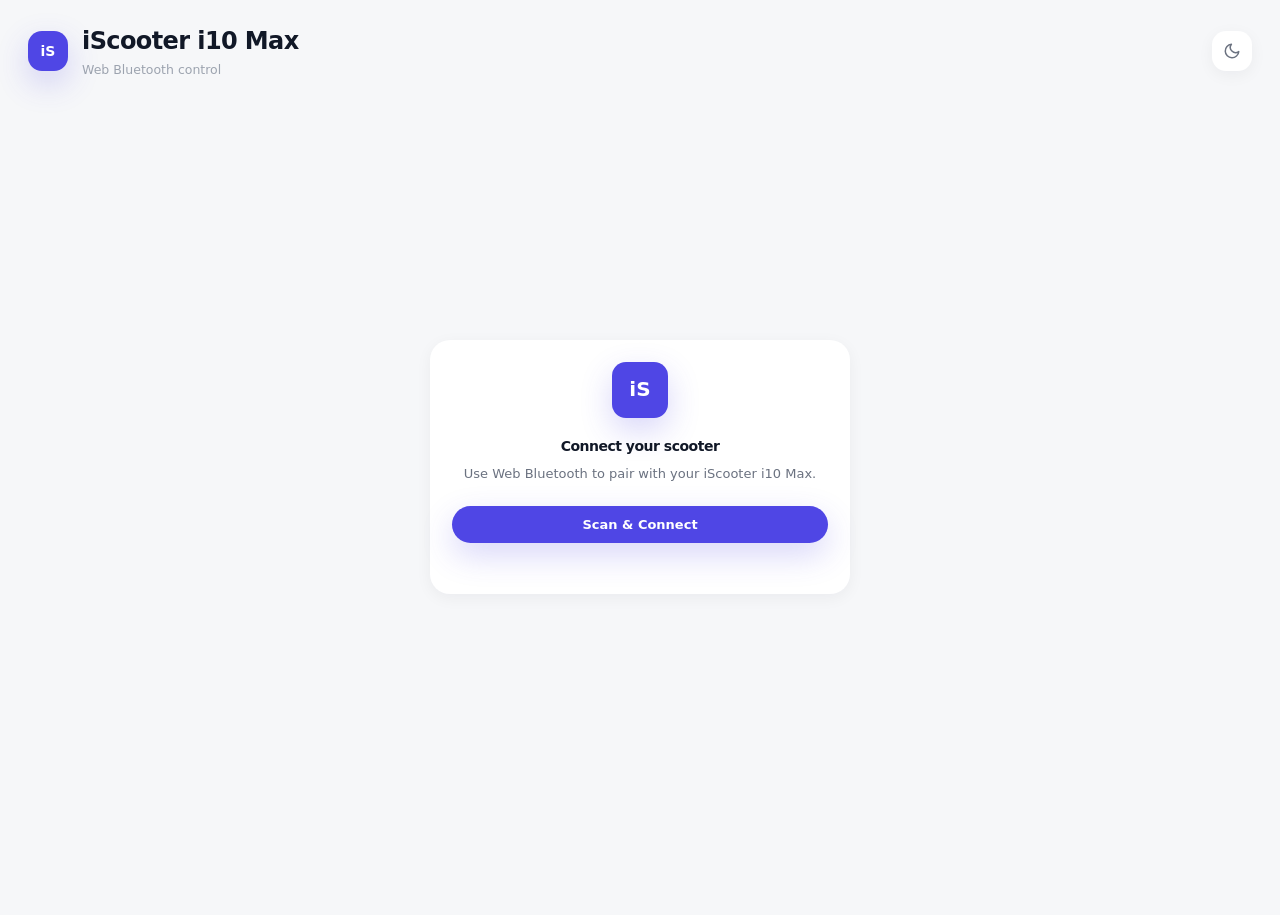
<file: frontend/index.html>
<!DOCTYPE html>
<html lang="en">
<head>
  <meta charset="UTF-8">
  <meta name="viewport" content="width=device-width, initial-scale=1.0">
  <link rel="icon" type="image/svg+xml" href="favicon.svg">
  <link rel="apple-touch-icon" sizes="180x180" href="apple-touch-icon.png">
  <title>iScooter i10 Max — BLE Control</title>
  <script>
    (function () {
      var t = localStorage.getItem('theme');
      if (t === 'dark' || (!t && matchMedia('(prefers-color-scheme: dark)').matches))
        document.documentElement.classList.add('dark');
    })();
  </script>
  <link rel="stylesheet" href="styles.css">
</head>
<body>
  <div class="app" id="app">
    <header class="topbar">
      <div class="logo">iS</div>
      <div class="brand">
        <h1>iScooter i10 Max</h1>
        <p>Web Bluetooth control</p>
      </div>
      <div class="topbar-actions">
        <div class="nav-connection" id="nav-connection" hidden>
          <span class="nav-connection-dot" aria-hidden="true"></span>
          <span class="nav-connection-name" id="session-device-name">Scooter</span>
          <button type="button" class="btn ghost nav-disconnect" id="disconnect-btn">Disconnect</button>
        </div>
        <button type="button" class="icon-btn" id="theme-toggle" aria-label="Toggle theme" title="Toggle theme">
          <svg class="icon-moon" viewBox="0 0 24 24" fill="none" stroke="currentColor" stroke-width="2" stroke-linecap="round" stroke-linejoin="round" aria-hidden="true">
            <path d="M21 12.79A9 9 0 1 1 11.21 3 7 7 0 0 0 21 12.79z"/>
          </svg>
          <svg class="icon-sun" viewBox="0 0 24 24" fill="none" stroke="currentColor" stroke-width="2" stroke-linecap="round" stroke-linejoin="round" aria-hidden="true">
            <circle cx="12" cy="12" r="4"/>
            <path d="M12 2v2M12 20v2M4.93 4.93l1.41 1.41M17.66 17.66l1.41 1.41M2 12h2M20 12h2M4.93 19.07l1.41-1.41M17.66 6.34l1.41-1.41"/>
          </svg>
        </button>
      </div>
    </header>

    <!-- Hidden: kept for auth password default / save -->
    <input type="hidden" id="auth-password" value="000000">

    <section class="welcome" id="welcome-view">
      <div class="welcome-card card">
        <div class="welcome-logo">iS</div>
        <h2>Connect your scooter</h2>
        <p>Use Web Bluetooth to pair with your iScooter i10 Max.</p>
        <button type="button" class="btn primary welcome-btn" id="scan-btn">Scan &amp; Connect</button>
        <p class="welcome-status" id="device-info"></p>
      </div>
    </section>

    <div class="session" id="session-view" hidden>
      <section class="card" id="status-panel">
        <div class="card-head">
          <div>
            <h2>Live status</h2>
            <p class="card-sub">Tap a colored tile to change it</p>
          </div>
        </div>
        <div class="status-grid">
          <div class="status-item feature">
            <span class="label">Speed</span>
            <span class="value" id="status-speed">--</span><span class="unit">km/h</span>
          </div>
          <div class="status-item">
            <span class="label">Battery</span>
            <span class="value" id="status-battery">--</span><span class="unit">%</span>
          </div>
          <button type="button" class="status-item status-action" id="mode-toggle-btn" disabled>
            <span class="status-action-top">
              <span class="status-icon" id="mode-icon" aria-hidden="true"></span>
              <span class="label">Mode</span>
            </span>
            <span class="value" id="status-mode">--</span>
            <span class="btn-spinner" id="mode-spinner" hidden></span>
          </button>
          <div class="status-item">
            <span class="label">Light</span>
            <span class="value" id="status-light">--</span>
          </div>
          <button type="button" class="status-item status-action" id="cruise-toggle-btn" disabled>
            <span class="status-action-top">
              <span class="status-icon" id="cruise-icon" aria-hidden="true"></span>
              <span class="label">Cruise</span>
            </span>
            <span class="value" id="status-cruise">--</span>
            <span class="btn-spinner" id="cruise-spinner" hidden></span>
          </button>
          <button type="button" class="status-item status-action" id="start-toggle-btn" disabled>
            <span class="status-action-top">
              <span class="status-icon" id="start-icon" aria-hidden="true"></span>
              <span class="label">Start mode</span>
            </span>
            <span class="value" id="status-start">--</span>
            <span class="btn-spinner" id="start-spinner" hidden></span>
          </button>
          <button type="button" class="status-item status-action" id="unit-toggle-btn" disabled>
            <span class="status-action-top">
              <span class="status-icon" id="unit-icon" aria-hidden="true"></span>
              <span class="label">Unit</span>
            </span>
            <span class="value" id="status-unit">--</span>
            <span class="btn-spinner" id="unit-spinner" hidden></span>
          </button>
          <button type="button" class="status-item status-action" id="lock-toggle-btn" disabled>
            <span class="status-action-top">
              <span class="status-icon" id="lock-icon" aria-hidden="true"></span>
              <span class="label">Lock</span>
            </span>
            <span class="value" id="status-lock">--</span>
            <span class="btn-spinner" id="lock-spinner" hidden></span>
          </button>
          <div class="status-item">
            <span class="label">Trip</span>
            <span class="value" id="status-trip">--</span><span class="unit">km</span>
          </div>
          <div class="status-item">
            <span class="label">ODO</span>
            <span class="value" id="status-odo">--</span><span class="unit">km</span>
          </div>
          <div class="status-item">
            <span class="label">Version</span>
            <span class="value" id="status-version">--</span>
          </div>
        </div>
      </section>

      <div class="grid-2">
        <section class="card" id="command-panel">
          <div class="card-head">
            <div>
              <h2>Commands</h2>
              <p class="card-sub">Send control frames to the scooter</p>
            </div>
          </div>

          <div class="cmd-group">
            <div class="cmd-label">Light</div>
            <div class="btn-row">
              <button type="button" class="btn ghost" id="light-on-btn">Light on</button>
              <button type="button" class="btn ghost" id="light-off-btn">Light off</button>
            </div>
          </div>

          <div class="divider"></div>

          <div class="cmd-group">
            <div class="cmd-label">Speed limit</div>
            <div class="field-row">
              <div class="field">
                <label for="gear">Gear</label>
                <input type="number" id="gear" min="1" max="3" value="3">
              </div>
              <div class="field">
                <label for="speed-limit">Limit (km/h)</label>
                <input type="number" id="speed-limit" min="1" max="50" value="25">
              </div>
              <button type="button" class="btn ghost" id="set-speed-limit-btn">Set limit</button>
              <button type="button" class="btn ghost" id="get-speed-limit-btn">Get limit</button>
            </div>
          </div>

          <div class="divider"></div>

          <div class="cmd-group">
            <div class="cmd-label">Password</div>
            <div class="field-row">
              <div class="field">
                <label for="new-password">New password</label>
                <input type="text" id="new-password" placeholder="123456" autocomplete="off">
              </div>
              <button type="button" class="btn ghost" id="change-pwd-btn">Change password</button>
            </div>
            <div class="field-row" style="margin-top: 10px;">
              <div class="field">
                <label for="auth-password-edit">Auth password</label>
                <input type="text" id="auth-password-edit" value="000000" autocomplete="off">
              </div>
              <button type="button" class="btn ghost" id="save-pwd-btn">Save default</button>
            </div>
          </div>
        </section>

        <section class="card collapsed" id="messages-panel">
          <div class="card-head">
            <div>
              <h2>Received messages</h2>
              <p class="card-sub">Protocol log</p>
            </div>
            <button type="button" class="icon-btn collapse-btn" id="messages-collapse-btn" aria-expanded="false" aria-controls="messages-body" title="Expand">
              <svg viewBox="0 0 24 24" fill="none" stroke="currentColor" stroke-width="2" stroke-linecap="round" stroke-linejoin="round" aria-hidden="true">
                <path d="m6 9 6 6 6-6"/>
              </svg>
            </button>
          </div>
          <div class="collapse-body" id="messages-body">
            <div class="log-toolbar">
              <label class="check">
                <input type="checkbox" id="log-record-chk" checked>
                Record
              </label>
              <button type="button" class="btn ghost" id="log-clear-btn">Clear</button>
            </div>
            <pre id="messages"></pre>
          </div>
        </section>
      </div>
    </div>
  </div>

  <div id="toast" class="toast" hidden role="status" aria-live="polite"></div>

  <div id="auth-error-modal" class="modal">
    <form class="modal-content" id="auth-retry-form">
      <div class="bubble">!</div>
      <h3>Authentication failed</h3>
      <p>Incorrect password.<br>Enter the correct password to retry.</p>
      <input type="text" id="retry-password" name="password" placeholder="Password" autocomplete="off">
      <div class="modal-actions">
        <button type="submit" class="btn primary" id="retry-auth-btn">Retry</button>
        <button type="button" class="btn ghost" id="cancel-auth-btn">Cancel</button>
      </div>
    </form>
  </div>

  <script src="script.js"></script>
</body>
</html>
</file>
<file: frontend/styles.css>
:root {
  --indigo: #4F46E5;
  --indigo-hover: #4338CA;
  --indigo-soft: #EEF2FF;
  --indigo-100: #E0E7FF;
  --white: #FFFFFF;
  --bg: #F6F7F9;
  --g100: #F3F4F6;
  --g200: #E5E7EB;
  --g300: #D1D5DB;
  --g400: #9CA3AF;
  --g500: #6B7280;
  --g700: #374151;
  --g900: #111827;
  --green: #059669;
  --green-soft: #ECFDF5;
  --red: #DC2626;
  --red-soft: #FEF2F2;
  --amber: #D97706;
  --amber-soft: #FFFBEB;
  --r-card: 20px;
  --r-ctrl: 14px;
  --r-pill: 999px;
  --sh-card: 0 4px 16px rgba(17, 24, 39, 0.05);
  --sh-hover: 0 8px 24px rgba(17, 24, 39, 0.09);
  --sh-pop: 0 12px 32px rgba(79, 70, 229, 0.22);
  --font: 'Segoe UI', system-ui, -apple-system, 'Inter', sans-serif;
}

.dark {
  --indigo: #6366F1;
  --indigo-hover: #818CF8;
  --indigo-soft: #1E1B4B;
  --indigo-100: #312E81;
  --white: #1C1F26;
  --bg: #0F1115;
  --g100: #252830;
  --g200: #2E323C;
  --g300: #3D424E;
  --g400: #8B92A0;
  --g500: #9CA3AF;
  --g700: #D1D5DB;
  --g900: #F3F4F6;
  --green: #34D399;
  --green-soft: #064E3B;
  --red: #F87171;
  --red-soft: #450A0A;
  --amber: #FBBF24;
  --amber-soft: #78350F;
  --sh-card: 0 4px 16px rgba(0, 0, 0, 0.40);
  --sh-hover: 0 8px 24px rgba(0, 0, 0, 0.55);
  --sh-pop: 0 12px 32px rgba(99, 102, 241, 0.35);
}

* {
  margin: 0;
  padding: 0;
  box-sizing: border-box;
}

body {
  font-family: var(--font);
  background: var(--bg);
  color: var(--g900);
  font-size: 14px;
  line-height: 1.45;
  min-height: 100vh;
}

button {
  font-family: inherit;
  border: none;
  cursor: pointer;
  background: none;
}

.app {
  max-width: 1600px;
  margin: 0 auto;
  padding: 24px 28px 48px;
}

/* Welcome (disconnected) */
.welcome {
  display: flex;
  justify-content: center;
  align-items: center;
  min-height: calc(100vh - 140px);
  padding: 24px 0 48px;
}

.welcome[hidden],
.session[hidden] {
  display: none !important;
}

.welcome-card {
  width: 100%;
  max-width: 420px;
  text-align: center;
  padding: 36px 32px;
  margin-bottom: 0;
}

.welcome-logo {
  width: 56px;
  height: 56px;
  border-radius: var(--r-ctrl);
  background: var(--indigo);
  color: #fff;
  display: flex;
  align-items: center;
  justify-content: center;
  font-weight: 800;
  font-size: 20px;
  margin: 0 auto 18px;
  box-shadow: var(--sh-pop);
}

.welcome-card h2 {
  font-size: 22px;
  font-weight: 750;
  letter-spacing: -0.5px;
  margin-bottom: 8px;
}

.welcome-card > p {
  font-size: 13px;
  color: var(--g500);
  margin-bottom: 22px;
  line-height: 1.5;
}

.welcome-btn {
  width: 100%;
  justify-content: center;
  padding: 13px 22px;
}

.welcome-status {
  margin-top: 14px;
  margin-bottom: 0 !important;
  min-height: 1.2em;
  font-size: 13px;
  font-weight: 600;
  color: var(--indigo);
}

/* Top bar */
.topbar {
  display: flex;
  align-items: center;
  gap: 14px;
  margin-bottom: 28px;
}

.logo {
  width: 40px;
  height: 40px;
  border-radius: var(--r-ctrl);
  background: var(--indigo);
  color: #fff;
  display: flex;
  align-items: center;
  justify-content: center;
  font-weight: 800;
  font-size: 14px;
  flex-shrink: 0;
  box-shadow: var(--sh-pop);
}

.brand {
  display: flex;
  flex-direction: column;
  gap: 2px;
  min-width: 0;
}

.brand h1 {
  font-size: 24px;
  font-weight: 750;
  letter-spacing: -0.6px;
  color: var(--g900);
}

.brand p {
  font-size: 12.5px;
  color: var(--g400);
  font-weight: 500;
}

.topbar-actions {
  margin-left: auto;
  display: flex;
  align-items: center;
  gap: 10px;
}

.nav-connection {
  display: flex;
  align-items: center;
  gap: 10px;
  background: var(--white);
  border-radius: var(--r-pill);
  padding: 5px 5px 5px 14px;
  box-shadow: var(--sh-card);
  max-width: min(360px, 50vw);
}

.nav-connection[hidden] {
  display: none !important;
}

.nav-connection-dot {
  width: 8px;
  height: 8px;
  border-radius: 50%;
  background: var(--green);
  flex-shrink: 0;
}

.nav-connection-name {
  font-size: 13px;
  font-weight: 600;
  color: var(--g900);
  white-space: nowrap;
  overflow: hidden;
  text-overflow: ellipsis;
  min-width: 0;
}

.nav-disconnect {
  padding: 8px 14px;
  flex-shrink: 0;
}

@media (max-width: 600px) {
  .nav-connection-name {
    max-width: 90px;
  }
}

.icon-btn {
  width: 40px;
  height: 40px;
  border-radius: var(--r-ctrl);
  background: var(--white);
  box-shadow: var(--sh-card);
  display: flex;
  align-items: center;
  justify-content: center;
  color: var(--g500);
  transition: 0.15s;
}

.icon-btn:hover {
  box-shadow: var(--sh-hover);
  color: var(--g900);
}

.icon-btn svg {
  width: 18px;
  height: 18px;
}

.icon-btn .icon-sun {
  display: none;
}

.dark .icon-btn .icon-moon {
  display: none;
}

.dark .icon-btn .icon-sun {
  display: block;
}

/* Cards */
.card {
  background: var(--white);
  border-radius: var(--r-card);
  padding: 22px;
  box-shadow: var(--sh-card);
  transition: 0.15s;
  margin-bottom: 16px;
}

.card:hover {
  box-shadow: var(--sh-hover);
}

.card-head {
  display: flex;
  align-items: center;
  justify-content: space-between;
  gap: 12px;
  margin-bottom: 16px;
}

.card h2 {
  font-size: 14px;
  font-weight: 700;
  color: var(--g900);
}

.card-sub {
  font-size: 12.5px;
  color: var(--g400);
  font-weight: 500;
}

/* Buttons */
.btn {
  display: inline-flex;
  align-items: center;
  justify-content: center;
  gap: 6px;
  padding: 11px 20px;
  border-radius: var(--r-pill);
  font-size: 13px;
  font-weight: 600;
  transition: 0.15s;
  color: var(--g700);
}

.btn.primary {
  background: var(--indigo);
  color: #fff;
  box-shadow: var(--sh-pop);
}

.btn.primary:hover {
  background: var(--indigo-hover);
}

.btn.ghost {
  background: var(--white);
  color: var(--g700);
  box-shadow: var(--sh-card);
}

.btn.ghost:hover {
  box-shadow: var(--sh-hover);
  color: var(--g900);
}

.btn.danger {
  background: var(--red-soft);
  color: var(--red);
}

.btn.danger:hover {
  filter: brightness(0.97);
}

.btn-row {
  display: flex;
  flex-wrap: wrap;
  gap: 8px;
}

/* Form bits */
label {
  font-size: 12.5px;
  color: var(--g500);
  font-weight: 500;
}

input[type="text"],
input[type="number"],
input[type="password"] {
  border: 1.5px solid var(--g200);
  border-radius: var(--r-ctrl);
  padding: 10px 14px;
  font: inherit;
  font-size: 12.5px;
  outline: none;
  transition: 0.15s;
  background: var(--white);
  color: var(--g900);
  width: 100%;
}

input[type="number"] {
  width: 72px;
}

input:focus {
  border-color: var(--indigo);
  box-shadow: 0 0 0 3px var(--indigo-soft);
}

.field {
  display: flex;
  flex-direction: column;
  gap: 6px;
}

.field-row {
  display: flex;
  flex-wrap: wrap;
  align-items: flex-end;
  gap: 10px;
}

.field-row .field {
  flex: 0 1 auto;
}

.divider {
  height: 1px;
  background: var(--g100);
  margin: 16px 0;
}

/* Device */
.device-actions {
  display: flex;
  flex-wrap: wrap;
  gap: 8px;
  margin-bottom: 14px;
}

#device-info {
  font-size: 13px;
  font-weight: 600;
  color: var(--indigo);
  min-height: 1.2em;
}

.auth-row {
  display: flex;
  flex-wrap: wrap;
  align-items: flex-end;
  gap: 10px;
}

.auth-row .field {
  flex: 0 0 140px;
}

/* Status grid */
.status-grid {
  display: grid;
  grid-template-columns: repeat(auto-fill, minmax(140px, 1fr));
  gap: 12px;
}

.status-item {
  background: var(--bg);
  border-radius: var(--r-ctrl);
  padding: 14px 16px;
  transition: 0.15s;
}

.status-item.feature {
  background: var(--indigo);
  box-shadow: var(--sh-pop);
  grid-column: span 1;
}

.status-item .label {
  display: block;
  font-size: 12.5px;
  color: var(--g400);
  font-weight: 500;
  margin-bottom: 6px;
}

.status-item.feature .label {
  color: rgba(255, 255, 255, 0.65);
}

.status-item .value {
  font-size: 22px;
  font-weight: 750;
  letter-spacing: -0.8px;
  color: var(--g900);
}

.status-item.feature .value {
  color: #fff;
  font-size: 27px;
  letter-spacing: -1px;
}

.status-item .unit {
  font-size: 12px;
  color: var(--g400);
  font-weight: 500;
  margin-left: 2px;
}

.status-item.feature .unit {
  color: rgba(255, 255, 255, 0.65);
}

.status-item .value.on {
  color: var(--green);
}

.status-item .value.off {
  color: var(--g500);
}

.status-item .value.locked {
  color: var(--red);
}

.status-item .value.unlocked {
  color: var(--green);
}

.status-item .value.active {
  color: var(--indigo);
}

button.status-item.status-action {
  font: inherit;
  text-align: left;
  cursor: pointer;
  position: relative;
  border: none;
  width: 100%;
  transition: 0.15s;
  display: flex;
  flex-direction: column;
  align-items: flex-start;
  gap: 4px;
}

.status-action-top {
  display: flex;
  align-items: center;
  gap: 8px;
  width: 100%;
  margin-bottom: 2px;
}

.status-action-top .label {
  margin-bottom: 0;
}

.status-icon {
  width: 28px;
  height: 28px;
  border-radius: 10px;
  display: inline-flex;
  align-items: center;
  justify-content: center;
  flex-shrink: 0;
  background: var(--g100);
  color: var(--g500);
}

.status-icon svg {
  width: 15px;
  height: 15px;
  display: block;
}

button.status-item.status-action:hover:not(:disabled) {
  box-shadow: var(--sh-card);
}

button.status-item.status-action:disabled {
  cursor: not-allowed;
  opacity: 0.7;
}

button.status-item.status-action.busy {
  cursor: wait;
  opacity: 1;
}

button.status-item.status-action.tone-danger {
  background: var(--red-soft);
}
button.status-item.status-action.tone-danger .status-icon {
  background: rgba(220, 38, 38, 0.12);
  color: var(--red);
}
button.status-item.status-action.tone-danger .value {
  color: var(--red);
}

button.status-item.status-action.tone-ok {
  background: var(--green-soft);
}
button.status-item.status-action.tone-ok .status-icon {
  background: rgba(5, 150, 105, 0.12);
  color: var(--green);
}
button.status-item.status-action.tone-ok .value {
  color: var(--green);
}

button.status-item.status-action.tone-active {
  background: var(--indigo-soft);
}
button.status-item.status-action.tone-active .status-icon {
  background: rgba(79, 70, 229, 0.12);
  color: var(--indigo);
}
button.status-item.status-action.tone-active .value {
  color: var(--indigo);
}

button.status-item.status-action.tone-warn {
  background: var(--amber-soft);
}
button.status-item.status-action.tone-warn .status-icon {
  background: rgba(217, 119, 6, 0.14);
  color: var(--amber);
}
button.status-item.status-action.tone-warn .value {
  color: var(--amber);
}

button.status-item.status-action.tone-muted {
  background: var(--g100);
}
button.status-item.status-action.tone-muted .status-icon {
  background: var(--g200);
  color: var(--g500);
}
button.status-item.status-action.tone-muted .value {
  color: var(--g500);
}

button.status-item.status-action.tone-danger:hover:not(:disabled),
button.status-item.status-action.tone-ok:hover:not(:disabled),
button.status-item.status-action.tone-active:hover:not(:disabled),
button.status-item.status-action.tone-warn:hover:not(:disabled),
button.status-item.status-action.tone-muted:hover:not(:disabled) {
  filter: brightness(0.98);
}

button.status-item.status-action .btn-spinner {
  position: absolute;
  top: 12px;
  right: 12px;
}

.btn-spinner {
  width: 14px;
  height: 14px;
  border: 2px solid var(--g300);
  border-top-color: var(--indigo);
  border-radius: 50%;
  animation: spin 0.7s linear infinite;
  flex-shrink: 0;
}

@keyframes spin {
  to { transform: rotate(360deg); }
}

/* Toast */
.toast {
  position: fixed;
  left: 50%;
  bottom: 28px;
  transform: translateX(-50%) translateY(12px);
  z-index: 1100;
  min-width: 220px;
  max-width: min(420px, calc(100vw - 32px));
  padding: 12px 18px;
  border-radius: var(--r-pill);
  background: var(--white);
  color: var(--g900);
  box-shadow: var(--sh-hover);
  font-size: 13px;
  font-weight: 600;
  text-align: center;
  opacity: 0;
  pointer-events: none;
  transition: opacity 0.2s, transform 0.2s;
}

.toast.show {
  opacity: 1;
  transform: translateX(-50%) translateY(0);
  pointer-events: auto;
}

.toast.err {
  background: var(--red-soft);
  color: var(--red);
}

/* Command groups */
.cmd-group {
  margin-bottom: 14px;
}

.cmd-group:last-child {
  margin-bottom: 0;
}

.cmd-label {
  font-size: 11.5px;
  color: var(--g400);
  font-weight: 500;
  margin-bottom: 8px;
}

/* Messages */
.collapse-btn {
  flex-shrink: 0;
}

.collapse-btn svg {
  transition: transform 0.2s;
}

.card.collapsed .collapse-btn svg {
  transform: rotate(-90deg);
}

.card.collapsed .card-head {
  margin-bottom: 0;
}

.collapse-body {
  display: block;
}

.card.collapsed .collapse-body {
  display: none;
}

.log-toolbar {
  display: flex;
  align-items: center;
  gap: 12px;
  margin-bottom: 12px;
}

.check {
  display: inline-flex;
  align-items: center;
  gap: 8px;
  font-size: 12.5px;
  color: var(--g500);
  font-weight: 500;
  cursor: pointer;
  user-select: none;
}

.check input {
  accent-color: var(--indigo);
  width: 15px;
  height: 15px;
}

#messages {
  background: var(--bg);
  color: var(--g700);
  padding: 14px 16px;
  border-radius: var(--r-ctrl);
  min-height: 280px;
  max-height: 520px;
  overflow-y: auto;
  font-family: ui-monospace, 'SF Mono', Menlo, Consolas, monospace;
  font-size: 12px;
  line-height: 1.55;
  white-space: pre-wrap;
  word-break: break-word;
}

#messages-panel {
  display: flex;
  flex-direction: column;
}

#messages-panel #messages {
  flex: 1;
}

/* Modal */
.modal {
  display: none;
  position: fixed;
  z-index: 1000;
  inset: 0;
  background: rgba(17, 24, 39, 0.35);
  justify-content: center;
  align-items: center;
  padding: 20px;
}

.dark .modal {
  background: rgba(0, 0, 0, 0.55);
}

.modal-content {
  background: var(--white);
  padding: 28px;
  width: 100%;
  max-width: 360px;
  border-radius: var(--r-card);
  box-shadow: var(--sh-hover);
  text-align: center;
}

.modal-content .bubble {
  width: 48px;
  height: 48px;
  border-radius: var(--r-ctrl);
  background: var(--red-soft);
  color: var(--red);
  display: flex;
  align-items: center;
  justify-content: center;
  margin: 0 auto 14px;
  font-size: 20px;
  font-weight: 700;
}

.modal-content h3 {
  font-size: 16px;
  font-weight: 700;
  color: var(--g900);
  margin-bottom: 8px;
}

.modal-content p {
  font-size: 13px;
  color: var(--g500);
  margin-bottom: 16px;
  line-height: 1.5;
}

.modal-content input {
  margin-bottom: 16px;
  text-align: center;
  max-width: 160px;
}

.modal-actions {
  display: flex;
  justify-content: center;
  gap: 8px;
}

/* Layout helpers */
.grid-2 {
  display: grid;
  grid-template-columns: 1fr 1.9fr;
  gap: 16px;
  margin-bottom: 16px;
}

.grid-2 > .card {
  margin-bottom: 0;
}

@media (max-width: 1000px) {
  .status-grid {
    grid-template-columns: repeat(3, 1fr);
  }
  .grid-2 {
    grid-template-columns: 1fr;
  }
}

@media (max-width: 600px) {
  .app {
    padding: 16px;
  }

  .brand h1 {
    font-size: 20px;
  }

  .status-grid {
    grid-template-columns: repeat(2, 1fr);
  }

  .status-item .value {
    font-size: 18px;
  }

  .status-item.feature .value {
    font-size: 22px;
  }
}
</file>
